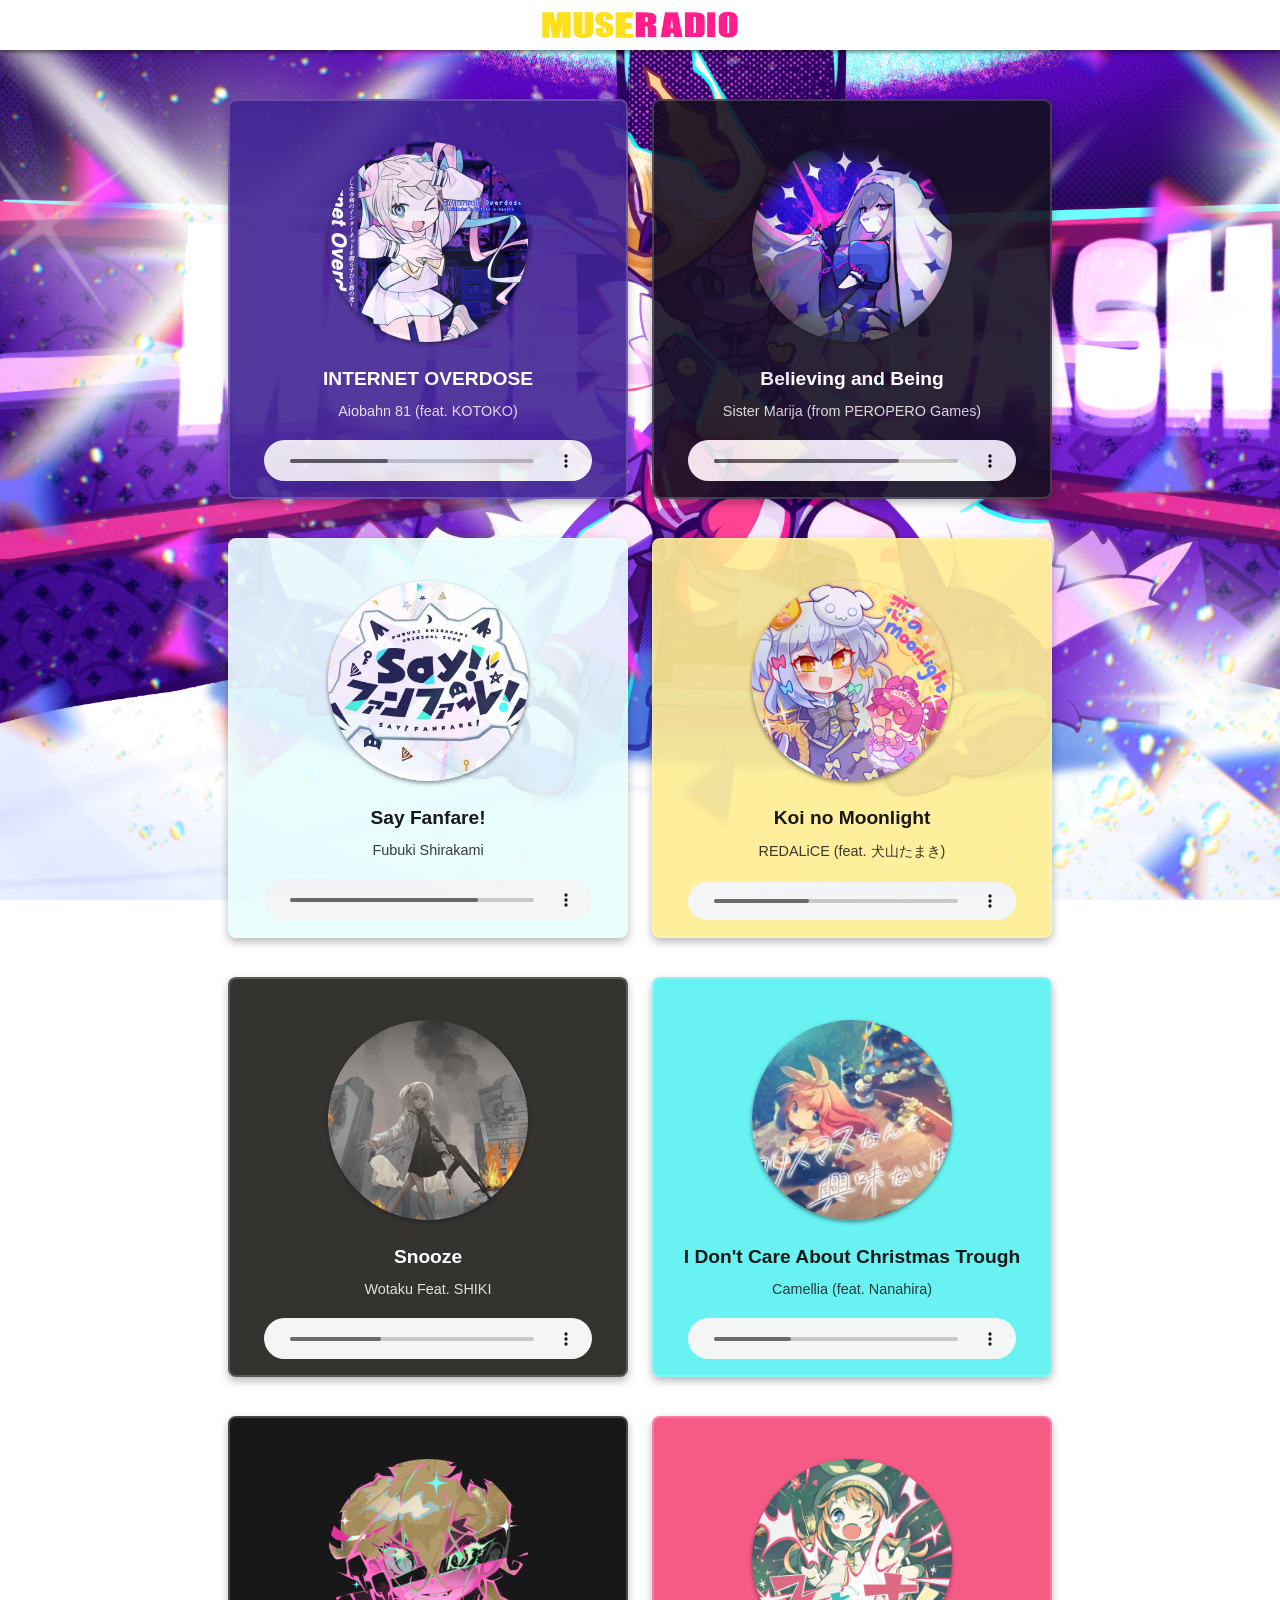
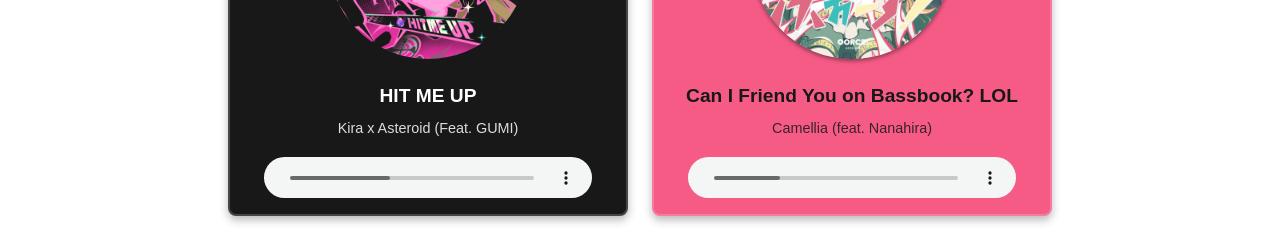
<file: index.html>
<!DOCTYPE html>
<html lang="pt-br">
<head>
  <meta charset="UTF-8">
  <meta name="viewport" content="width=device-width, initial-scale=1.0">
  <title>Muse Dash - Radio</title>
  <link rel="stylesheet" href="style.css">
  <link rel="shortcut icon" href="content-images/muse-Radio.png" type="image/x-icon">
</head>

<body>
  <header>
    <div id="title" style="box-shadow: 0 2px 4px rgba(0, 0, 0, 0.5)">
      <img style="width: 200px; height: 30px; margin-top: 10px;" 
           src="content-images/Logo_Name.png" 
           alt="Muse Radio">
    </div>
  </header>

  <main>
    <div class="cards" id="music-container">
      <!-- Cards serão carregados automaticamente pelo script -->
    </div>
  </main>

  <script>
    async function carregarMusicas() {
      try {
        const resposta = await fetch('musics.json');
        
        if (!resposta.ok) {
          throw new Error(`Erro HTTP: ${resposta.status}`);
        }
        
        const musicas = await resposta.json();
        const container = document.getElementById('music-container');
        container.innerHTML = '';

        // Paleta de cores para os cards
        const cores = [
          { fundo: 'rgb(65, 35, 148)', cor: 'white' },
          { fundo: 'rgb(21, 15, 34)', cor: 'white' },
          { fundo: 'rgb(232, 253, 253)', cor: 'black' },
          { fundo: 'rgb(255, 238, 146)', cor: 'black' },
          { fundo: 'rgb(31, 29, 26)', cor: 'white' },
          { fundo: 'rgb(89, 241, 241)', cor: 'black' },
          { fundo: 'rgb(0, 0, 0)', cor: 'white' },
          { fundo: 'rgb(246, 74, 122)', cor: 'black' }
        ];

        musicas.forEach((musica, index) => {
          const card = document.createElement('div');
          card.classList.add('music-card');

          // Define cor e tema conforme posição
          const tema = cores[index % cores.length];
          card.style.backgroundColor = tema.fundo;
          card.style.color = tema.cor;

          card.innerHTML = `
            <img src="${musica.capa}" 
                 alt="${musica.titulo}" 
                 style="border-radius: 50%; width: 200px; height: 200px; margin-top: 25px; 
                        box-shadow: 0 2px 4px rgba(0,0,0,0.5)">
            <br>
            <h2>${musica.titulo}</h2>
            <p>${musica.artista}</p>
            <audio controls preload="metadata">
              <source src="${musica.arquivo}" type="audio/mpeg">
              Seu navegador não suporta o elemento de áudio.
            </audio>
          `;

          container.appendChild(card);
        });

      } catch (erro) {
        console.error('Erro ao carregar músicas:', erro);
        const container = document.getElementById('music-container');
        container.innerHTML = '<p style="color: white; text-align: center;">Erro ao carregar as músicas. Verifique o console.</p>';
      }
    }

    document.addEventListener('DOMContentLoaded', carregarMusicas);
  </script>
</body>
</html>
</file>
<file: style.css>
* {
  margin: 0;
  padding: 0;
  box-sizing: border-box;
}

body {
  background-image: url(content-images/hdmuse.png);
  background-size: cover;
  background-repeat: no-repeat;
  background-attachment: fixed;
  min-height: 100vh;
}

#title {
  background-color: rgb(255, 255, 255);
  color: rgb(255, 0, 255);
  text-align: center;
  position: fixed;
  top: 0;
  left: 0;
  right: 0;
  height: 50px;
  width: 100%;
  z-index: 1000;
  font-family: "Open Sans", open_sans, "Lucida Grande", Verdana;
  box-shadow: 0 2px 4px rgba(0, 0, 0, 0.5);
}

main {
  margin-top: 60px;
}

.cards {
  display: flex;
  justify-content: center;
  align-items: center;
  flex-wrap: wrap;
  gap: 1.5rem;
  padding: 1.5rem;
  min-height: calc(100vh - 60px);
}

.music-card {
margin-top: 15px;
  text-align: center;
  width: 400px;
  height: 400px;
  font-family: Builder Sans, Helvetica Neue, Helvetica, Arial, Lucida Grande, sans-serif;
  box-shadow: 0 4px 8px rgba(0, 0, 0, 0.3);
  border-radius: 8px;
  border: 2px solid rgba(255, 255, 255, 0.2);
  opacity: 0.9;
  transition: transform 0.3s ease, opacity 0.3s ease;
  display: flex;
  flex-direction: column;
  align-items: center;
  justify-content: space-around;
  padding: 1rem;
}

.music-card:hover {
  transform: translateY(-5px);
  opacity: 1;
  box-shadow: 0 6px 12px rgba(0, 0, 0, 0.5);
}

.music-card h2 {
  margin: 0.5rem 0;
  font-size: 1.2rem;
  font-weight: bold;
}

.music-card p {
  margin: 0.3rem 0;
  font-size: 0.9rem;
  opacity: 0.85;
}

.music-card audio {
  width: 90%;
  margin-top: 1rem;
}

.music-card audio::-webkit-media-controls-panel {
  background-color: rgba(255, 255, 255, 0.1);
}

@media (max-width: 768px) {
  .music-card {
    width: 90%;
    max-width: 350px;
  }
  
  .cards {
    padding: 1rem;
    gap: 1rem;
  }
}
</file>
